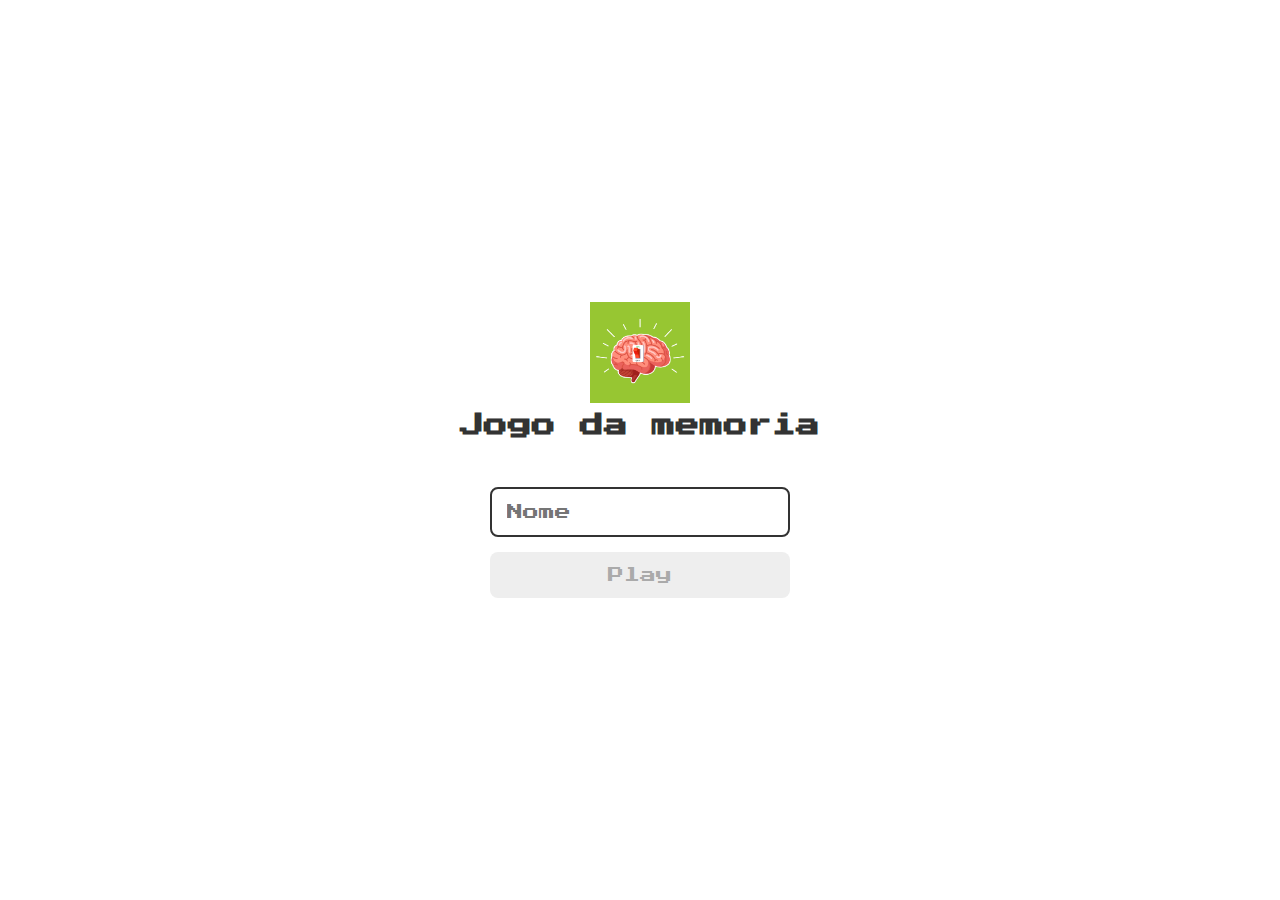
<file: index.html>
<!DOCTYPE html>
<html lang="en">
<head>
    <meta charset="UTF-8">
    <meta name="viewport" content="width=device-width, initial-scale=1.0">
    
    <link rel="stylesheet" href="./css/reset.css">
    <link rel="stylesheet" href="./css/login.css">
    

    <title>Jogo da memoria| login</title>
</head>
<body>
    <form class="login-form">
         <div class="login-header">
            <img src="./images/Cérebro.png" alt="brain icon">
            <h1>Jogo da memoria</h1>
         </div>
         <input type="text" placeholder="Nome" class="login-input">
         <button type="submit" class="login-button" disabled>Play</button>
    </form>
</body>
<script src="./js/login.js"></script>
</html>
</file>
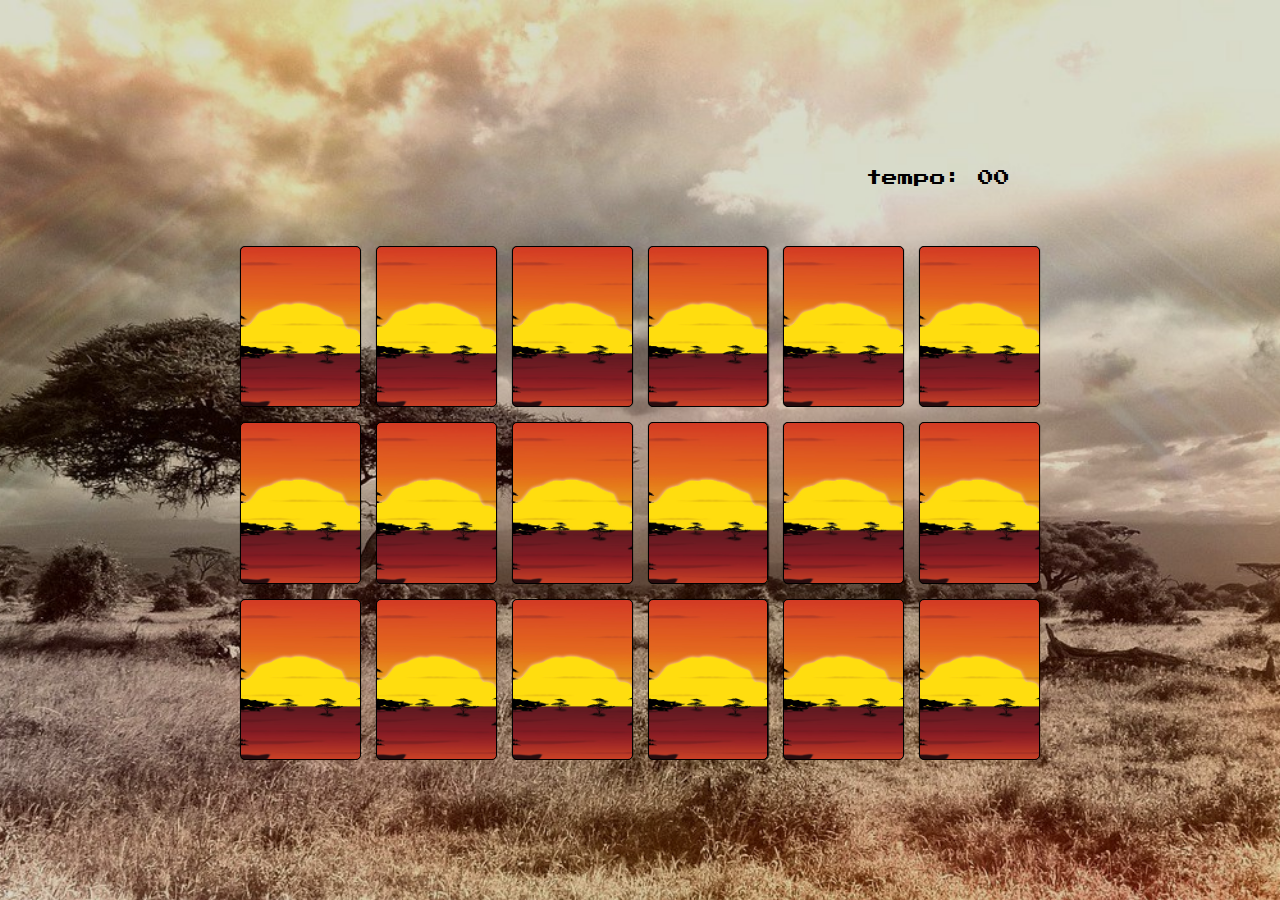
<file: pages/jogo.html>
<!DOCTYPE html>
<html lang="en">
<head>
    <meta charset="UTF-8">
    <meta name="viewport" content="width=device-width, initial-scale=1.0">
    <link rel="stylesheet" href="../css/reset.css">
    <link rel="stylesheet" href="../css/jogo.css">
    <script defer src="../js/jogo.js"></script>
    <title>jogo da memoria</title>
</head>
<body>
    <main>
        <header>
            <span class="jogador"> Douglas</span>
            <span>tempo: <span class="tempo">00</span></span>
        </header>
        <div class="grid"></div>
        
    </main>
</body>
</html>
</file>
<file: css/login.css>
.login-form{
    align-items: center;
    display: flex;
    flex-direction: column;
    height: 100vh;
    justify-content: center;
}
.login-header{
    display: flex;
    align-items: center;
    flex-direction: column;
    justify-content: center;
    margin-bottom: 50px;
}
.login-header img{
    width: 100px;
    margin-bottom: 10px;
}
.login-header h1{
    color: #333;
    font-size: 1.5em;
}
.login-input{
    border: 2px solid #333;
    border-radius: 8px;
    color: #333;
    font-size: 1em;
    margin-bottom: 15px;
    max-width: 300px;
    width: 100%;
    outline: none;
    padding: 15px;

}
.login-button{
    background-color: #ee665c;
    color: #333;
    border-radius: 8px;
    cursor: pointer;
    padding: 15px;
    font-size: 1em;
    max-width: 300px;
    width: 100%;
}
.login-button:disabled{
    background-color: #eee;
    color: auto;
    color: #aaa;
}
</file>
<file: css/jogo.css>
main{
    display: flex;
    flex-direction: column;
    width: 100%;
    min-height: 100vh;
    align-items: center;
    justify-content: center;
    padding: 20px 20 px 50px;
}
header{
    display: flex;
    align-items: center;
    justify-content: space-between;
    width: 100%;
    max-width: 800px;
    padding: 30px;
    margin: 0 0 30px;
}

.grid{
    display: grid;
    grid-template-columns: repeat(6, 1fr);
    gap: 15px;
    width: 100%;
    max-width: 800px;   
    margin: 0px auto;

}
.card{
    width: 100%;
    aspect-ratio: 3/4;
    border-radius: 5px;
    position: relative;
    transition: all 400ms ease;
    transform-style: preserve-3d;
    transition: all 600ms ease;

}
.face{
    width: 100%;
    height: 100%;
    position: absolute;
    background-size: cover;
    background-position: center;
    border-radius: 5px;
    border: 0.5px solid #000;

}
.front{
    transform: rotateY(180deg);
}
.back{
    background-image: url(../images/back.jpg);
    backface-visibility: hidden;
}

.revelar-card{
    transform: rotateY(180deg);
}
.desabilitar{
    filter: saturate(0);

}
body{
    background-image: url(../images/backgroud.jpg);
    background-size: cover;
    background-position: center;
}
</file>
